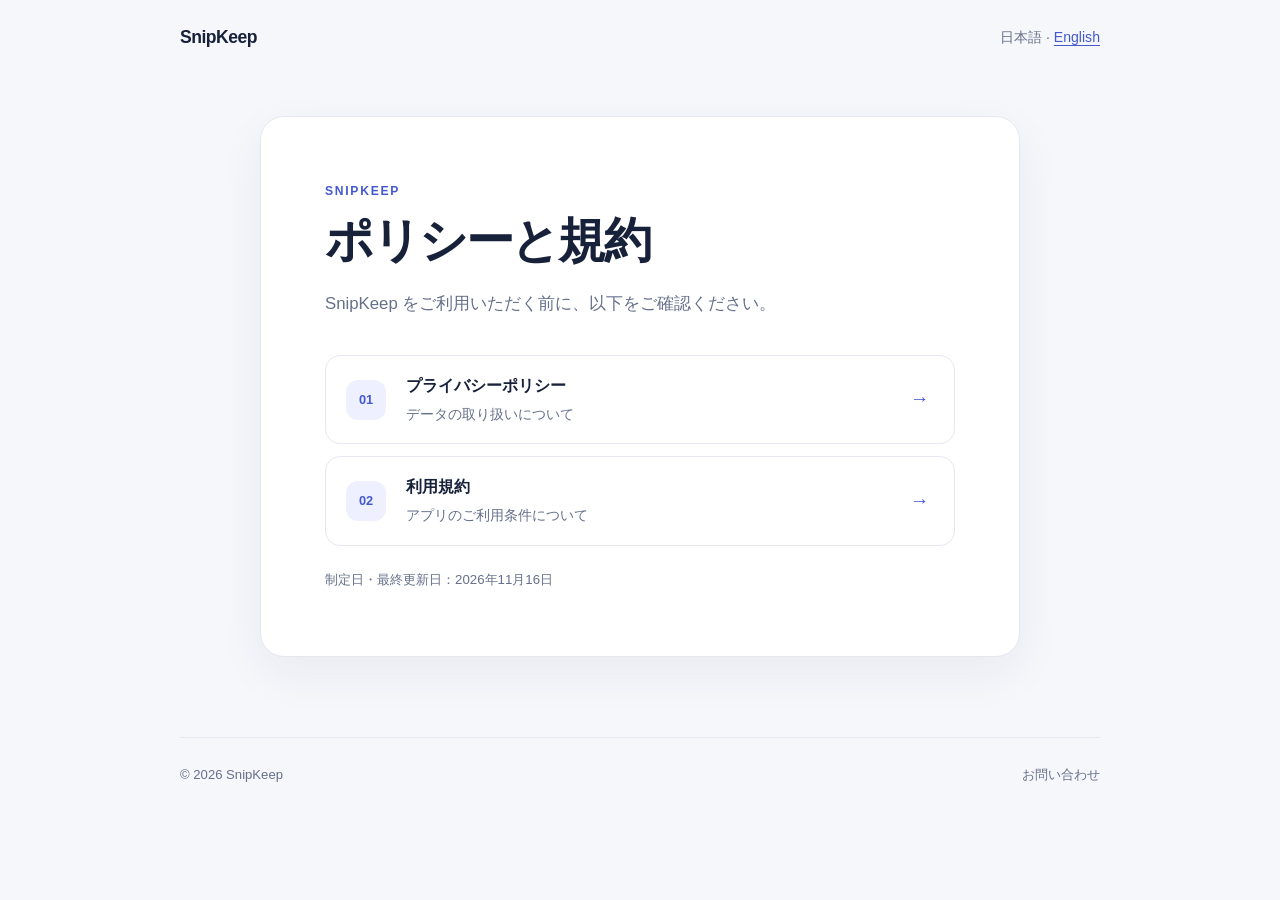
<file: index.html>
<!doctype html>
<html lang="ja">
<head>
  <meta charset="utf-8">
  <meta name="viewport" content="width=device-width, initial-scale=1">
  <meta name="description" content="SnipKeep のプライバシーポリシーと利用規約です。">
  <meta name="theme-color" content="#f6f7fb">
  <title>SnipKeep — ポリシー</title>
  <link rel="stylesheet" href="assets/site.css">
</head>
<body>
  <header class="site-header">
    <a class="brand" href="./" aria-label="SnipKeep ポリシー ホーム">SnipKeep</a>
    <nav class="header-label" aria-label="Language"><span aria-current="page">日本語</span> · <a href="en/">English</a></nav>
  </header>
  <main class="home">
    <p class="eyebrow">SNIPKEEP</p>
    <h1>ポリシーと規約</h1>
    <p class="intro">SnipKeep をご利用いただく前に、以下をご確認ください。</p>
    <nav class="document-links" aria-label="ポリシー">
      <a class="document-card" href="privacy/">
        <span class="card-icon" aria-hidden="true">01</span>
        <span><strong>プライバシーポリシー</strong><small>データの取り扱いについて</small></span>
        <span class="arrow" aria-hidden="true">→</span>
      </a>
      <a class="document-card" href="terms/">
        <span class="card-icon" aria-hidden="true">02</span>
        <span><strong>利用規約</strong><small>アプリのご利用条件について</small></span>
        <span class="arrow" aria-hidden="true">→</span>
      </a>
    </nav>
    <p class="updated">制定日・最終更新日：2026年11月16日</p>
  </main>
  <footer class="site-footer"><span>© 2026 SnipKeep</span><a href="mailto:darkmintsky.developer@gmail.com">お問い合わせ</a></footer>
</body>
</html>
</file>
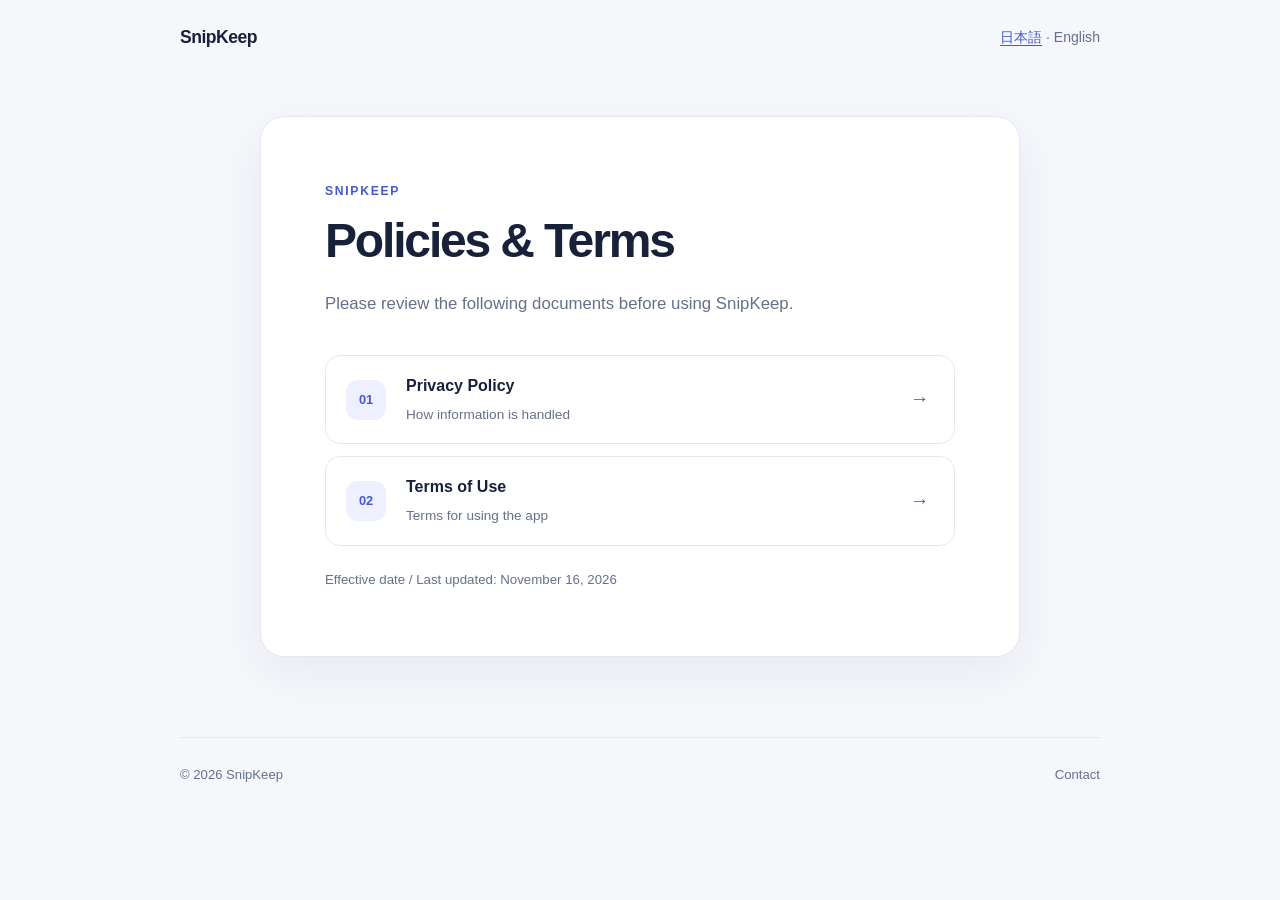
<file: en/index.html>
<!doctype html>
<html lang="en">
<head>
  <meta charset="utf-8">
  <meta name="viewport" content="width=device-width, initial-scale=1">
  <meta name="description" content="SnipKeep's privacy policy and terms of use.">
  <meta name="theme-color" content="#f6f7fb">
  <title>SnipKeep — Legal</title>
  <link rel="stylesheet" href="../assets/site.css">
</head>
<body>
  <header class="site-header">
    <a class="brand" href="./" aria-label="SnipKeep legal home">SnipKeep</a>
    <nav class="header-label" aria-label="Language"><a href="../">日本語</a> · <span aria-current="page">English</span></nav>
  </header>
  <main class="home">
    <p class="eyebrow">SNIPKEEP</p>
    <h1>Policies &amp; Terms</h1>
    <p class="intro">Please review the following documents before using SnipKeep.</p>
    <nav class="document-links" aria-label="Legal documents">
      <a class="document-card" href="privacy/">
        <span class="card-icon" aria-hidden="true">01</span>
        <span><strong>Privacy Policy</strong><small>How information is handled</small></span>
        <span class="arrow" aria-hidden="true">→</span>
      </a>
      <a class="document-card" href="terms/">
        <span class="card-icon" aria-hidden="true">02</span>
        <span><strong>Terms of Use</strong><small>Terms for using the app</small></span>
        <span class="arrow" aria-hidden="true">→</span>
      </a>
    </nav>
    <p class="updated">Effective date / Last updated: November 16, 2026</p>
  </main>
  <footer class="site-footer"><span>© 2026 SnipKeep</span><a href="mailto:darkmintsky.developer@gmail.com">Contact</a></footer>
</body>
</html>
</file>
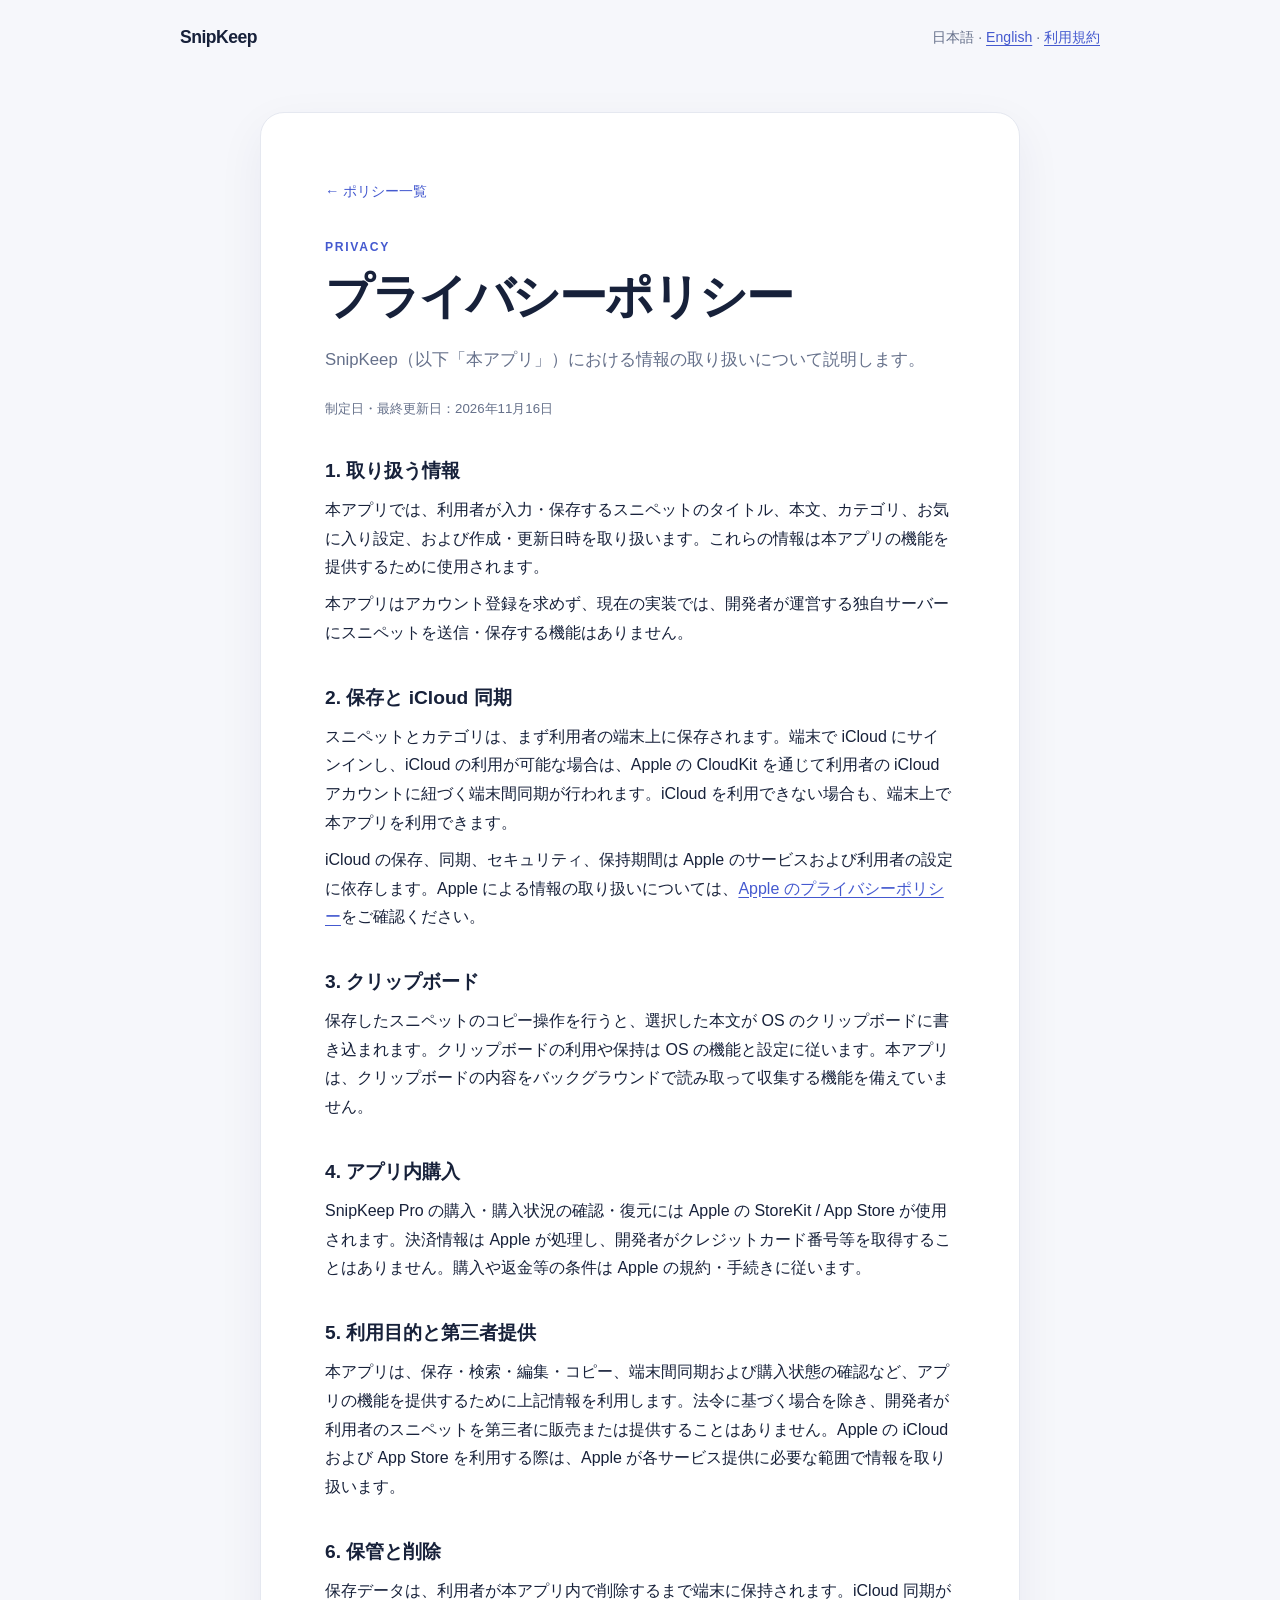
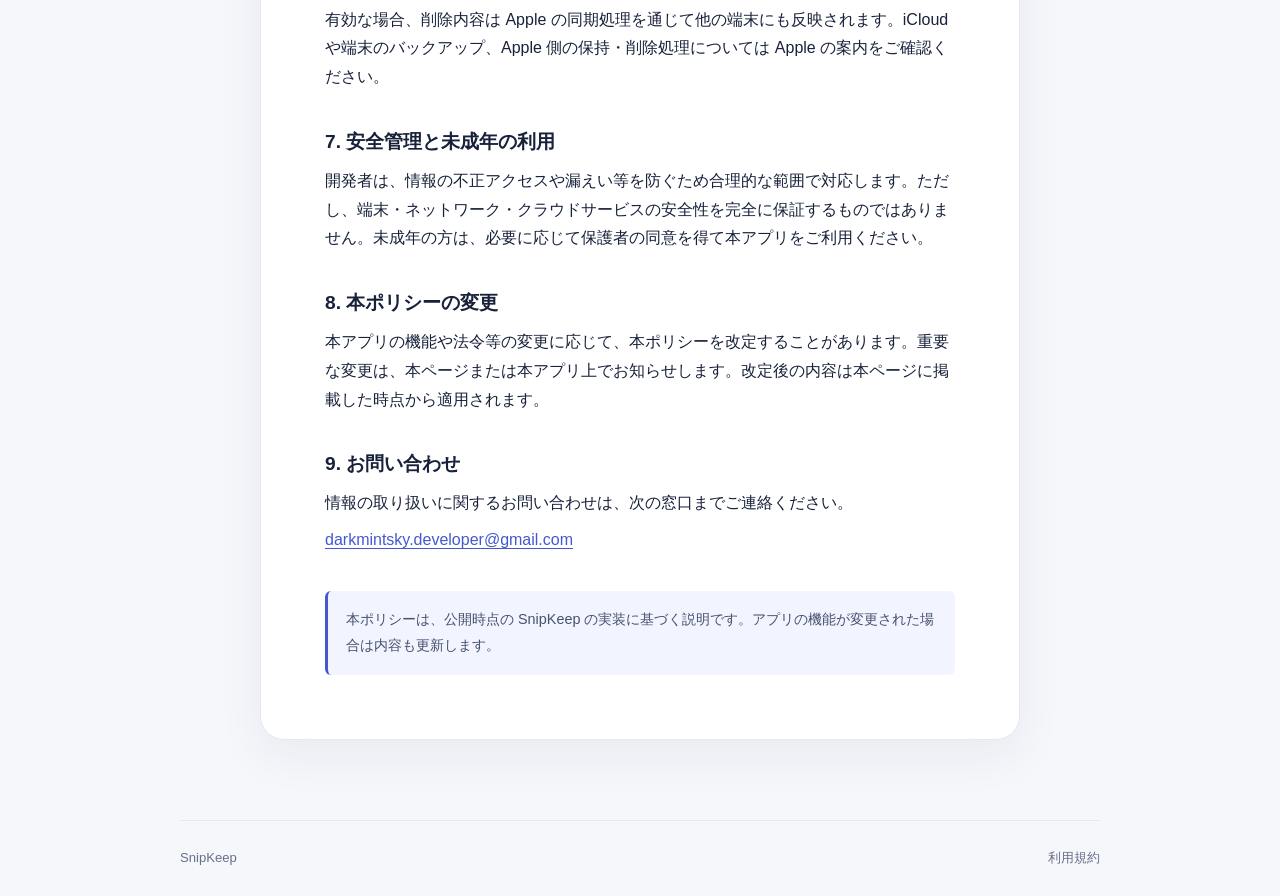
<file: privacy/index.html>
<!doctype html>
<html lang="ja">
<head>
  <meta charset="utf-8">
  <meta name="viewport" content="width=device-width, initial-scale=1">
  <meta name="description" content="SnipKeep のプライバシーポリシー。保存データ、iCloud 同期、アプリ内購入の取り扱いについて説明します。">
  <meta name="theme-color" content="#f6f7fb">
  <title>プライバシーポリシー — SnipKeep</title>
  <link rel="stylesheet" href="../assets/site.css">
</head>
<body>
  <header class="site-header">
    <a class="brand" href="../">SnipKeep</a>
    <nav class="header-label" aria-label="Language"><span aria-current="page">日本語</span> · <a href="../en/privacy/">English</a> · <a href="../terms/">利用規約</a></nav>
  </header>
  <main class="document">
    <a class="back-link" href="../">← ポリシー一覧</a>
    <p class="eyebrow">PRIVACY</p>
    <h1>プライバシーポリシー</h1>
    <p class="lead">SnipKeep（以下「本アプリ」）における情報の取り扱いについて説明します。</p>
    <p class="updated">制定日・最終更新日：2026年11月16日</p>

    <section>
      <h2>1. 取り扱う情報</h2>
      <p>本アプリでは、利用者が入力・保存するスニペットのタイトル、本文、カテゴリ、お気に入り設定、および作成・更新日時を取り扱います。これらの情報は本アプリの機能を提供するために使用されます。</p>
      <p>本アプリはアカウント登録を求めず、現在の実装では、開発者が運営する独自サーバーにスニペットを送信・保存する機能はありません。</p>
    </section>

    <section>
      <h2>2. 保存と iCloud 同期</h2>
      <p>スニペットとカテゴリは、まず利用者の端末上に保存されます。端末で iCloud にサインインし、iCloud の利用が可能な場合は、Apple の CloudKit を通じて利用者の iCloud アカウントに紐づく端末間同期が行われます。iCloud を利用できない場合も、端末上で本アプリを利用できます。</p>
      <p>iCloud の保存、同期、セキュリティ、保持期間は Apple のサービスおよび利用者の設定に依存します。Apple による情報の取り扱いについては、<a href="https://www.apple.com/legal/privacy/" rel="noopener noreferrer">Apple のプライバシーポリシー</a>をご確認ください。</p>
    </section>

    <section>
      <h2>3. クリップボード</h2>
      <p>保存したスニペットのコピー操作を行うと、選択した本文が OS のクリップボードに書き込まれます。クリップボードの利用や保持は OS の機能と設定に従います。本アプリは、クリップボードの内容をバックグラウンドで読み取って収集する機能を備えていません。</p>
    </section>

    <section>
      <h2>4. アプリ内購入</h2>
      <p>SnipKeep Pro の購入・購入状況の確認・復元には Apple の StoreKit / App Store が使用されます。決済情報は Apple が処理し、開発者がクレジットカード番号等を取得することはありません。購入や返金等の条件は Apple の規約・手続きに従います。</p>
    </section>

    <section>
      <h2>5. 利用目的と第三者提供</h2>
      <p>本アプリは、保存・検索・編集・コピー、端末間同期および購入状態の確認など、アプリの機能を提供するために上記情報を利用します。法令に基づく場合を除き、開発者が利用者のスニペットを第三者に販売または提供することはありません。Apple の iCloud および App Store を利用する際は、Apple が各サービス提供に必要な範囲で情報を取り扱います。</p>
    </section>

    <section>
      <h2>6. 保管と削除</h2>
      <p>保存データは、利用者が本アプリ内で削除するまで端末に保持されます。iCloud 同期が有効な場合、削除内容は Apple の同期処理を通じて他の端末にも反映されます。iCloud や端末のバックアップ、Apple 側の保持・削除処理については Apple の案内をご確認ください。</p>
    </section>

    <section>
      <h2>7. 安全管理と未成年の利用</h2>
      <p>開発者は、情報の不正アクセスや漏えい等を防ぐため合理的な範囲で対応します。ただし、端末・ネットワーク・クラウドサービスの安全性を完全に保証するものではありません。未成年の方は、必要に応じて保護者の同意を得て本アプリをご利用ください。</p>
    </section>

    <section>
      <h2>8. 本ポリシーの変更</h2>
      <p>本アプリの機能や法令等の変更に応じて、本ポリシーを改定することがあります。重要な変更は、本ページまたは本アプリ上でお知らせします。改定後の内容は本ページに掲載した時点から適用されます。</p>
    </section>

    <section>
      <h2>9. お問い合わせ</h2>
      <p>情報の取り扱いに関するお問い合わせは、次の窓口までご連絡ください。</p>
      <p><a href="mailto:darkmintsky.developer@gmail.com">darkmintsky.developer@gmail.com</a></p>
    </section>
    <aside class="notice">本ポリシーは、公開時点の SnipKeep の実装に基づく説明です。アプリの機能が変更された場合は内容も更新します。</aside>
  </main>
  <footer class="site-footer"><a href="../">SnipKeep</a><a href="../terms/">利用規約</a></footer>
</body>
</html>
</file>
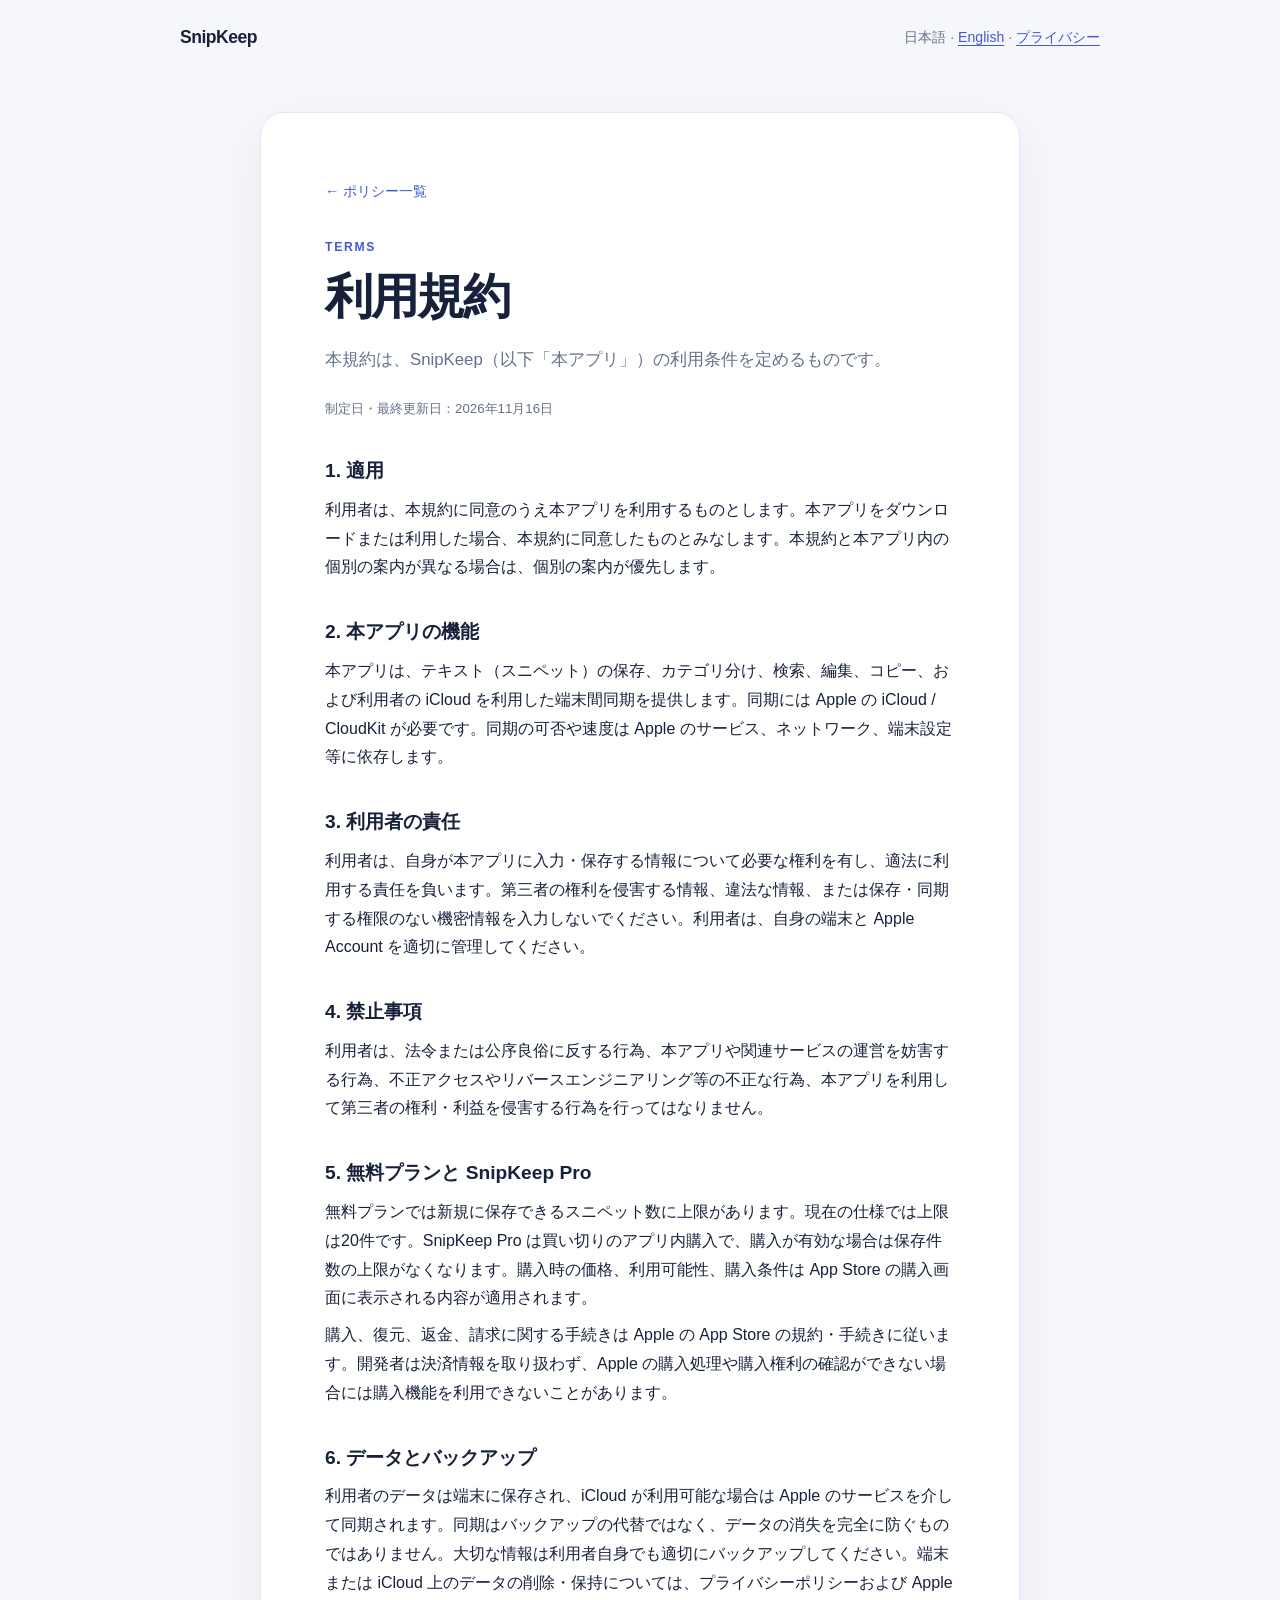
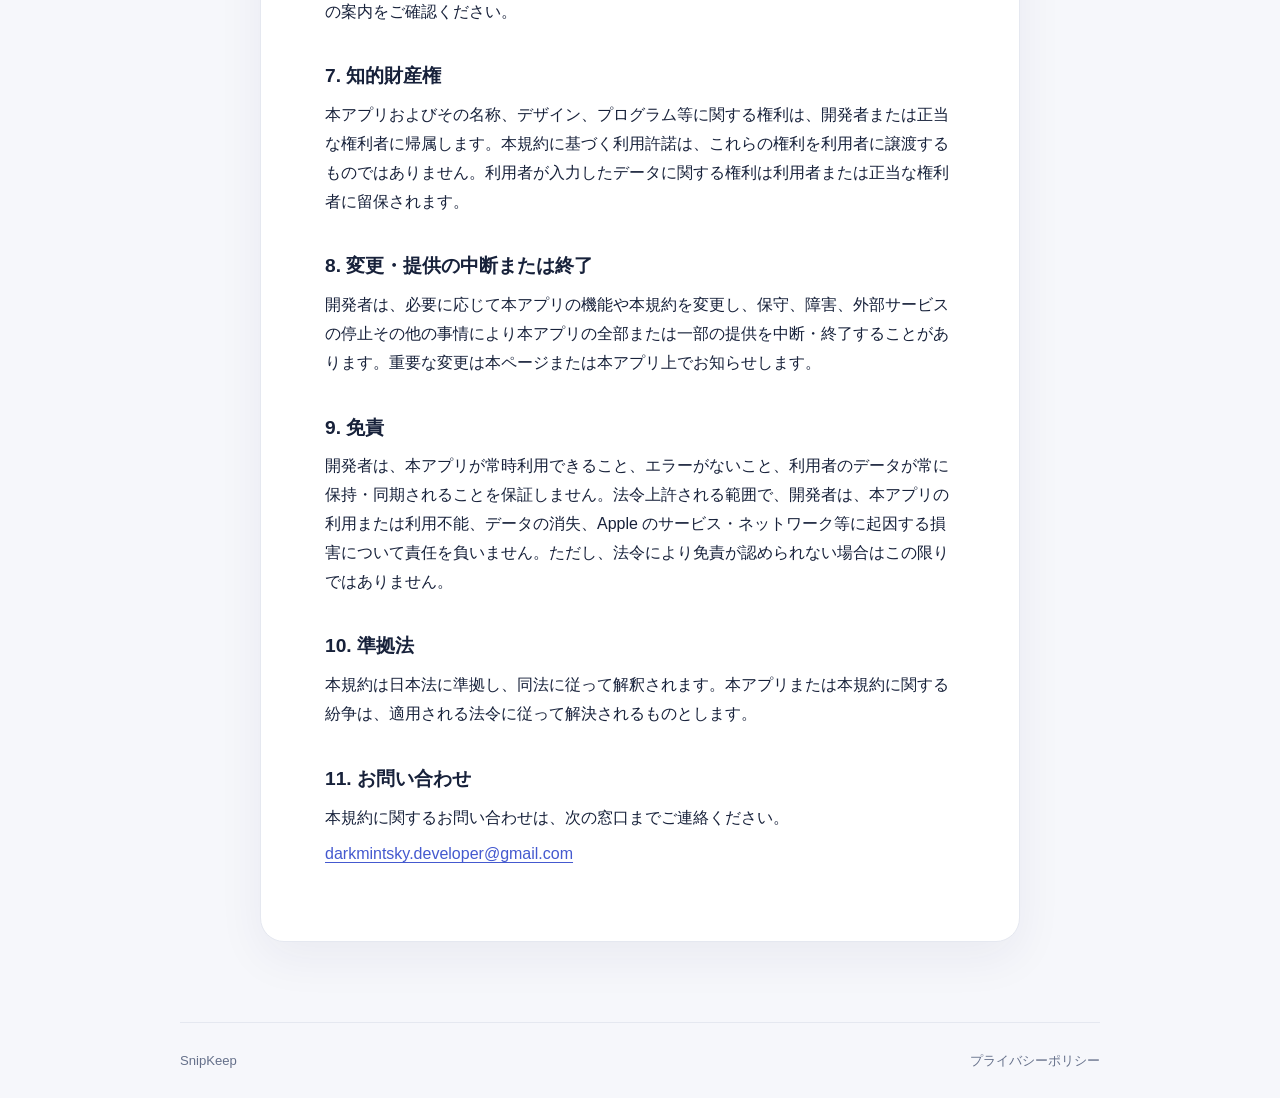
<file: terms/index.html>
<!doctype html>
<html lang="ja">
<head>
  <meta charset="utf-8">
  <meta name="viewport" content="width=device-width, initial-scale=1">
  <meta name="description" content="SnipKeep の利用規約。利用条件、アプリ内購入、免責事項について定めます。">
  <meta name="theme-color" content="#f6f7fb">
  <title>利用規約 — SnipKeep</title>
  <link rel="stylesheet" href="../assets/site.css">
</head>
<body>
  <header class="site-header">
    <a class="brand" href="../">SnipKeep</a>
    <nav class="header-label" aria-label="Language"><span aria-current="page">日本語</span> · <a href="../en/terms/">English</a> · <a href="../privacy/">プライバシー</a></nav>
  </header>
  <main class="document">
    <a class="back-link" href="../">← ポリシー一覧</a>
    <p class="eyebrow">TERMS</p>
    <h1>利用規約</h1>
    <p class="lead">本規約は、SnipKeep（以下「本アプリ」）の利用条件を定めるものです。</p>
    <p class="updated">制定日・最終更新日：2026年11月16日</p>

    <section>
      <h2>1. 適用</h2>
      <p>利用者は、本規約に同意のうえ本アプリを利用するものとします。本アプリをダウンロードまたは利用した場合、本規約に同意したものとみなします。本規約と本アプリ内の個別の案内が異なる場合は、個別の案内が優先します。</p>
    </section>

    <section>
      <h2>2. 本アプリの機能</h2>
      <p>本アプリは、テキスト（スニペット）の保存、カテゴリ分け、検索、編集、コピー、および利用者の iCloud を利用した端末間同期を提供します。同期には Apple の iCloud / CloudKit が必要です。同期の可否や速度は Apple のサービス、ネットワーク、端末設定等に依存します。</p>
    </section>

    <section>
      <h2>3. 利用者の責任</h2>
      <p>利用者は、自身が本アプリに入力・保存する情報について必要な権利を有し、適法に利用する責任を負います。第三者の権利を侵害する情報、違法な情報、または保存・同期する権限のない機密情報を入力しないでください。利用者は、自身の端末と Apple Account を適切に管理してください。</p>
    </section>

    <section>
      <h2>4. 禁止事項</h2>
      <p>利用者は、法令または公序良俗に反する行為、本アプリや関連サービスの運営を妨害する行為、不正アクセスやリバースエンジニアリング等の不正な行為、本アプリを利用して第三者の権利・利益を侵害する行為を行ってはなりません。</p>
    </section>

    <section>
      <h2>5. 無料プランと SnipKeep Pro</h2>
      <p>無料プランでは新規に保存できるスニペット数に上限があります。現在の仕様では上限は20件です。SnipKeep Pro は買い切りのアプリ内購入で、購入が有効な場合は保存件数の上限がなくなります。購入時の価格、利用可能性、購入条件は App Store の購入画面に表示される内容が適用されます。</p>
      <p>購入、復元、返金、請求に関する手続きは Apple の App Store の規約・手続きに従います。開発者は決済情報を取り扱わず、Apple の購入処理や購入権利の確認ができない場合には購入機能を利用できないことがあります。</p>
    </section>

    <section>
      <h2>6. データとバックアップ</h2>
      <p>利用者のデータは端末に保存され、iCloud が利用可能な場合は Apple のサービスを介して同期されます。同期はバックアップの代替ではなく、データの消失を完全に防ぐものではありません。大切な情報は利用者自身でも適切にバックアップしてください。端末または iCloud 上のデータの削除・保持については、プライバシーポリシーおよび Apple の案内をご確認ください。</p>
    </section>

    <section>
      <h2>7. 知的財産権</h2>
      <p>本アプリおよびその名称、デザイン、プログラム等に関する権利は、開発者または正当な権利者に帰属します。本規約に基づく利用許諾は、これらの権利を利用者に譲渡するものではありません。利用者が入力したデータに関する権利は利用者または正当な権利者に留保されます。</p>
    </section>

    <section>
      <h2>8. 変更・提供の中断または終了</h2>
      <p>開発者は、必要に応じて本アプリの機能や本規約を変更し、保守、障害、外部サービスの停止その他の事情により本アプリの全部または一部の提供を中断・終了することがあります。重要な変更は本ページまたは本アプリ上でお知らせします。</p>
    </section>

    <section>
      <h2>9. 免責</h2>
      <p>開発者は、本アプリが常時利用できること、エラーがないこと、利用者のデータが常に保持・同期されることを保証しません。法令上許される範囲で、開発者は、本アプリの利用または利用不能、データの消失、Apple のサービス・ネットワーク等に起因する損害について責任を負いません。ただし、法令により免責が認められない場合はこの限りではありません。</p>
    </section>

    <section>
      <h2>10. 準拠法</h2>
      <p>本規約は日本法に準拠し、同法に従って解釈されます。本アプリまたは本規約に関する紛争は、適用される法令に従って解決されるものとします。</p>
    </section>

    <section>
      <h2>11. お問い合わせ</h2>
      <p>本規約に関するお問い合わせは、次の窓口までご連絡ください。</p>
      <p><a href="mailto:darkmintsky.developer@gmail.com">darkmintsky.developer@gmail.com</a></p>
    </section>
  </main>
  <footer class="site-footer"><a href="../">SnipKeep</a><a href="../privacy/">プライバシーポリシー</a></footer>
</body>
</html>
</file>
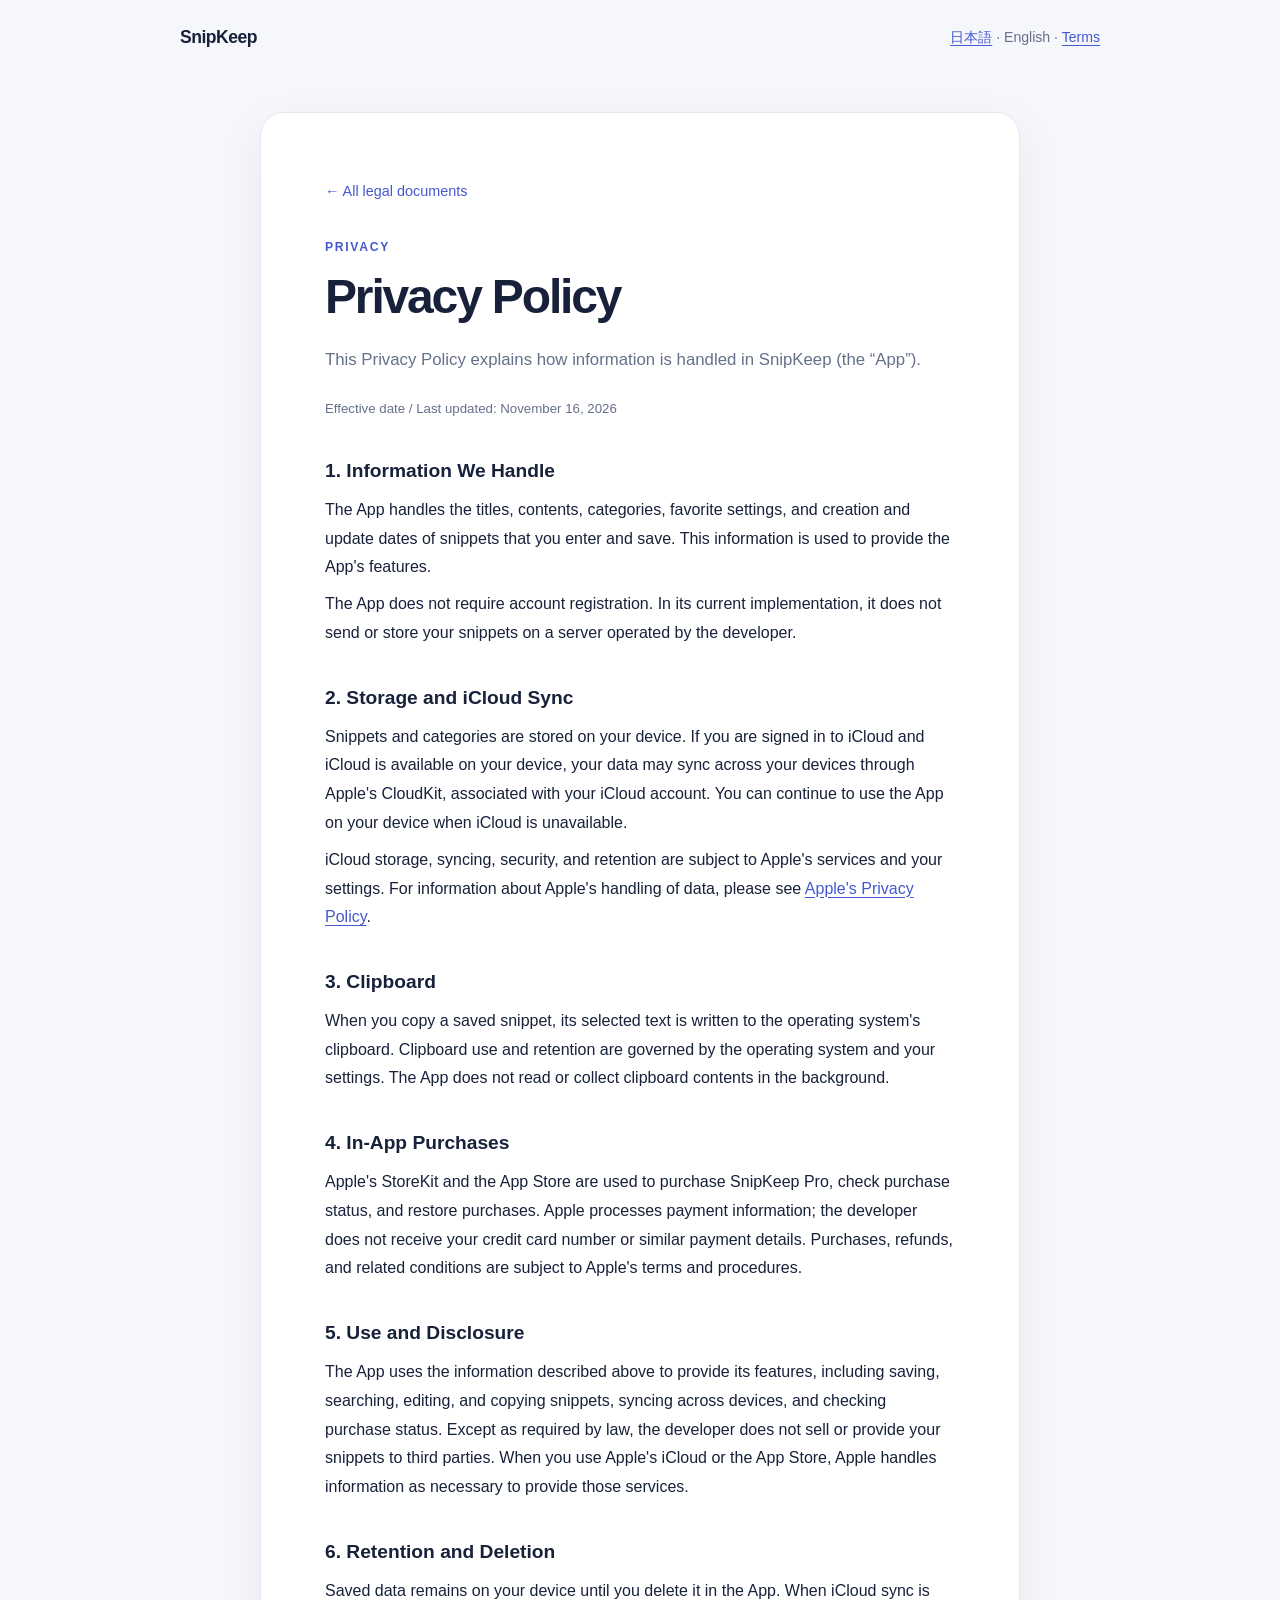
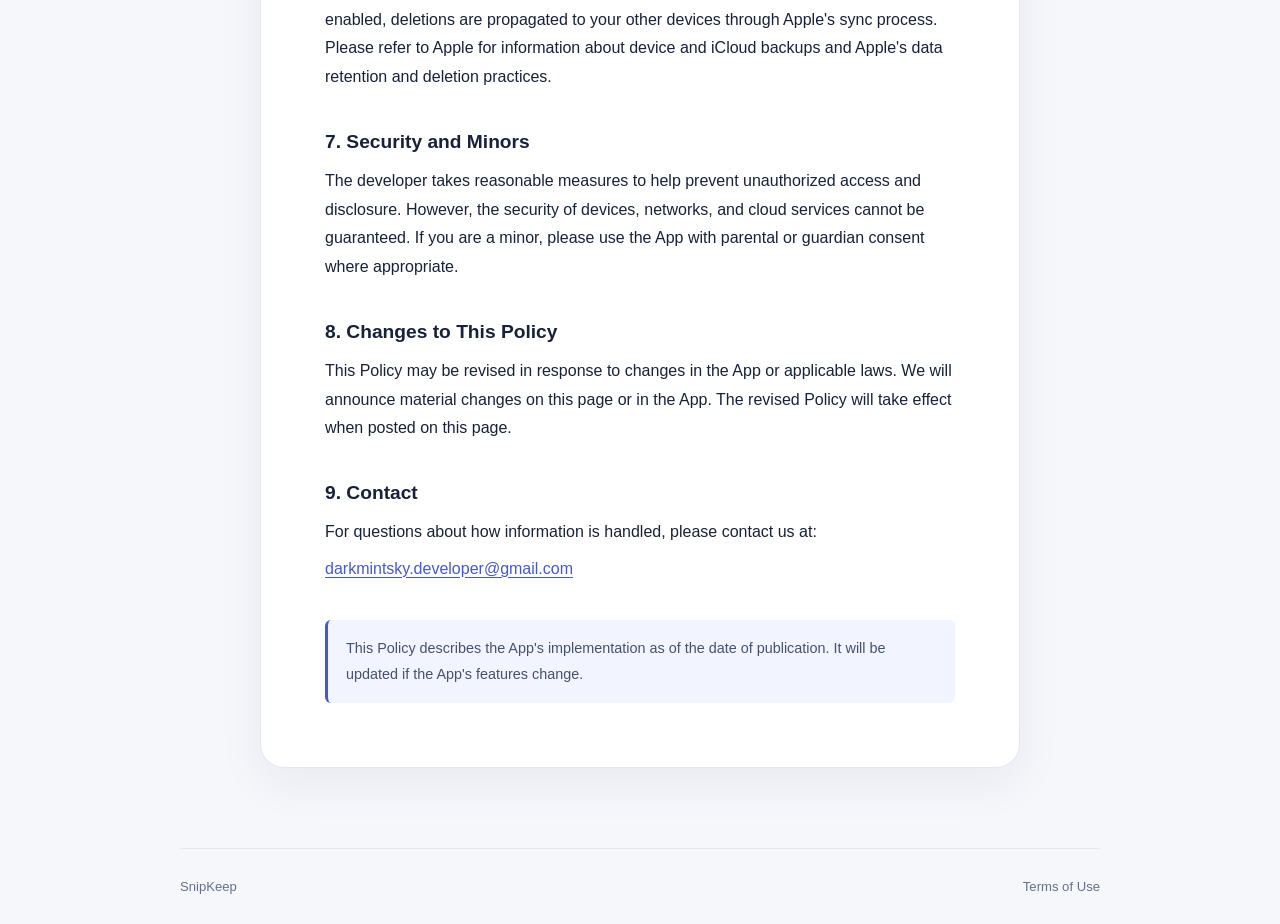
<file: en/privacy/index.html>
<!doctype html>
<html lang="en">
<head>
  <meta charset="utf-8">
  <meta name="viewport" content="width=device-width, initial-scale=1">
  <meta name="description" content="SnipKeep's privacy policy explains how saved snippets, iCloud sync, and in-app purchases are handled.">
  <meta name="theme-color" content="#f6f7fb">
  <title>Privacy Policy — SnipKeep</title>
  <link rel="stylesheet" href="../../assets/site.css">
</head>
<body>
  <header class="site-header">
    <a class="brand" href="../">SnipKeep</a>
    <nav class="header-label" aria-label="Language"><a href="../../privacy/">日本語</a> · <span aria-current="page">English</span> · <a href="../terms/">Terms</a></nav>
  </header>
  <main class="document">
    <a class="back-link" href="../">← All legal documents</a>
    <p class="eyebrow">PRIVACY</p>
    <h1>Privacy Policy</h1>
    <p class="lead">This Privacy Policy explains how information is handled in SnipKeep (the “App”).</p>
    <p class="updated">Effective date / Last updated: November 16, 2026</p>

    <section>
      <h2>1. Information We Handle</h2>
      <p>The App handles the titles, contents, categories, favorite settings, and creation and update dates of snippets that you enter and save. This information is used to provide the App's features.</p>
      <p>The App does not require account registration. In its current implementation, it does not send or store your snippets on a server operated by the developer.</p>
    </section>

    <section>
      <h2>2. Storage and iCloud Sync</h2>
      <p>Snippets and categories are stored on your device. If you are signed in to iCloud and iCloud is available on your device, your data may sync across your devices through Apple's CloudKit, associated with your iCloud account. You can continue to use the App on your device when iCloud is unavailable.</p>
      <p>iCloud storage, syncing, security, and retention are subject to Apple's services and your settings. For information about Apple's handling of data, please see <a href="https://www.apple.com/legal/privacy/" rel="noopener noreferrer">Apple's Privacy Policy</a>.</p>
    </section>

    <section>
      <h2>3. Clipboard</h2>
      <p>When you copy a saved snippet, its selected text is written to the operating system's clipboard. Clipboard use and retention are governed by the operating system and your settings. The App does not read or collect clipboard contents in the background.</p>
    </section>

    <section>
      <h2>4. In-App Purchases</h2>
      <p>Apple's StoreKit and the App Store are used to purchase SnipKeep Pro, check purchase status, and restore purchases. Apple processes payment information; the developer does not receive your credit card number or similar payment details. Purchases, refunds, and related conditions are subject to Apple's terms and procedures.</p>
    </section>

    <section>
      <h2>5. Use and Disclosure</h2>
      <p>The App uses the information described above to provide its features, including saving, searching, editing, and copying snippets, syncing across devices, and checking purchase status. Except as required by law, the developer does not sell or provide your snippets to third parties. When you use Apple's iCloud or the App Store, Apple handles information as necessary to provide those services.</p>
    </section>

    <section>
      <h2>6. Retention and Deletion</h2>
      <p>Saved data remains on your device until you delete it in the App. When iCloud sync is enabled, deletions are propagated to your other devices through Apple's sync process. Please refer to Apple for information about device and iCloud backups and Apple's data retention and deletion practices.</p>
    </section>

    <section>
      <h2>7. Security and Minors</h2>
      <p>The developer takes reasonable measures to help prevent unauthorized access and disclosure. However, the security of devices, networks, and cloud services cannot be guaranteed. If you are a minor, please use the App with parental or guardian consent where appropriate.</p>
    </section>

    <section>
      <h2>8. Changes to This Policy</h2>
      <p>This Policy may be revised in response to changes in the App or applicable laws. We will announce material changes on this page or in the App. The revised Policy will take effect when posted on this page.</p>
    </section>

    <section>
      <h2>9. Contact</h2>
      <p>For questions about how information is handled, please contact us at:</p>
      <p><a href="mailto:darkmintsky.developer@gmail.com">darkmintsky.developer@gmail.com</a></p>
    </section>
    <aside class="notice">This Policy describes the App's implementation as of the date of publication. It will be updated if the App's features change.</aside>
  </main>
  <footer class="site-footer"><a href="../">SnipKeep</a><a href="../terms/">Terms of Use</a></footer>
</body>
</html>
</file>
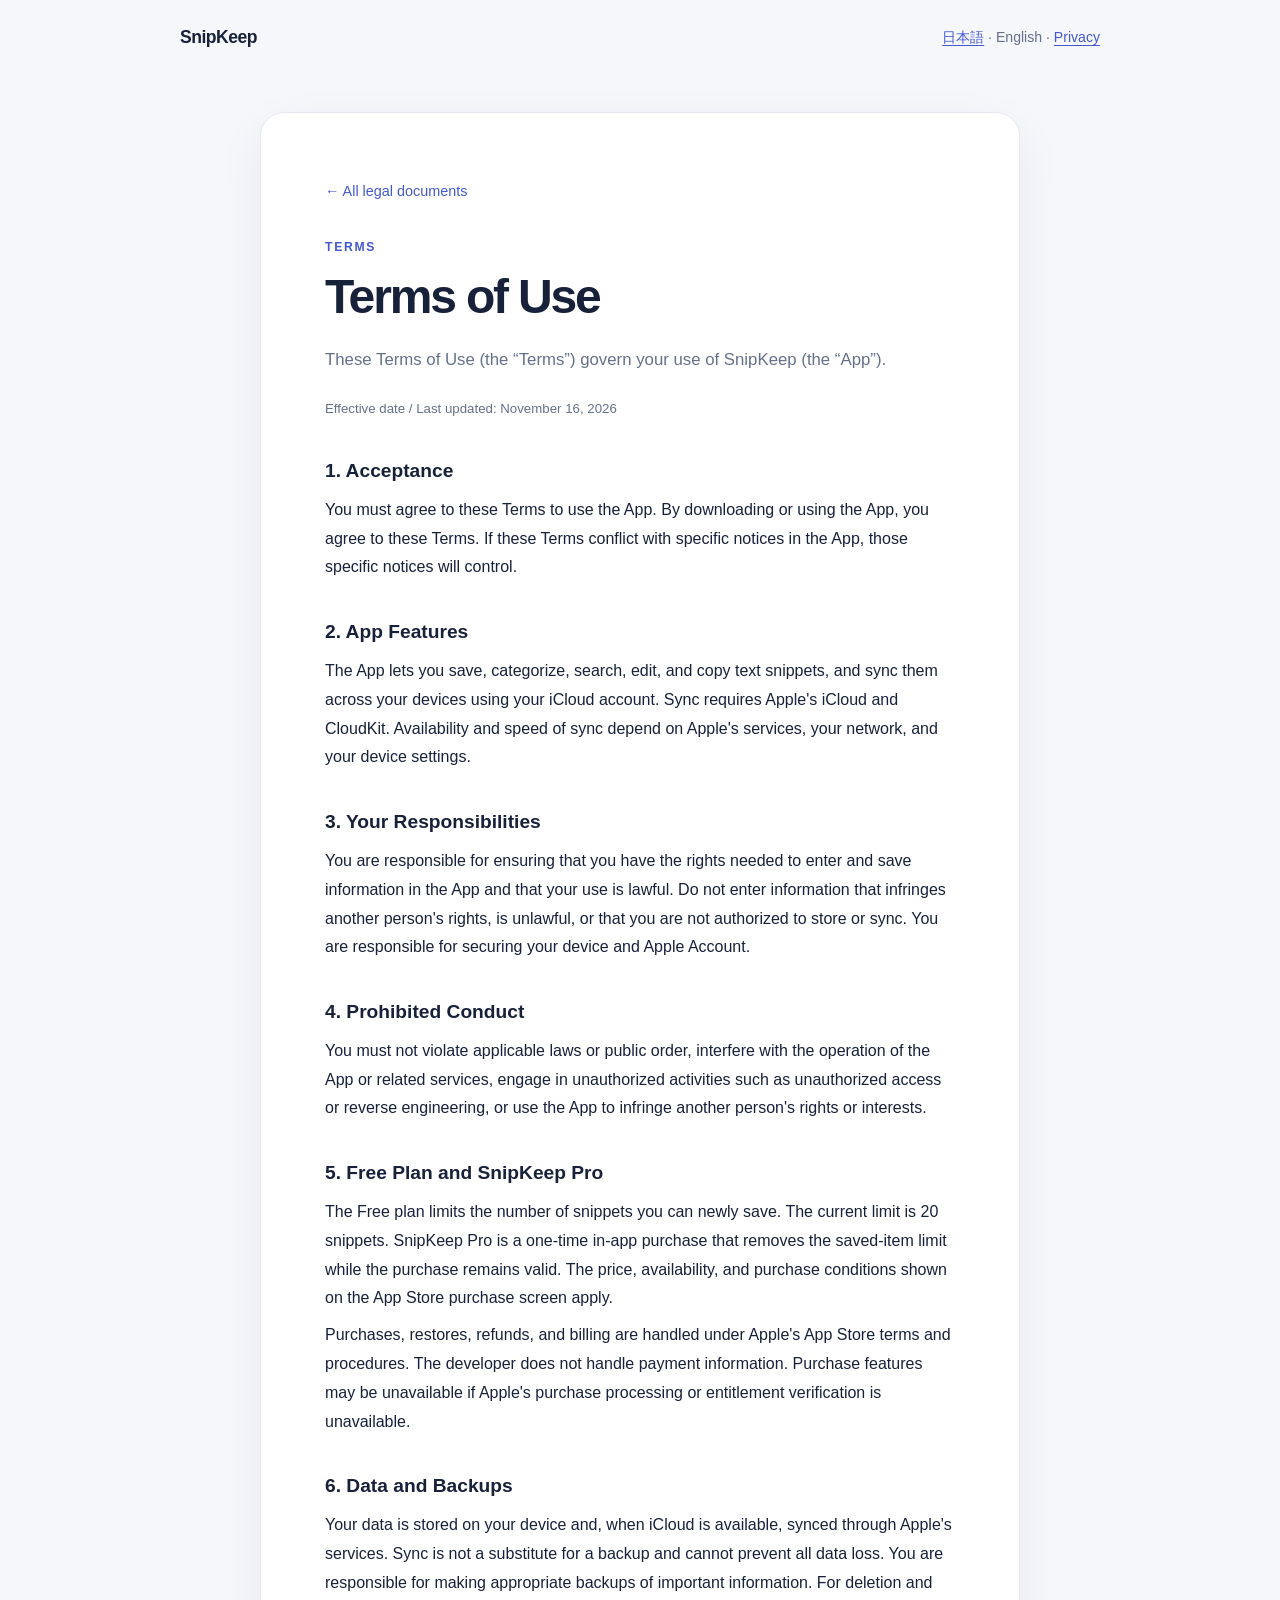
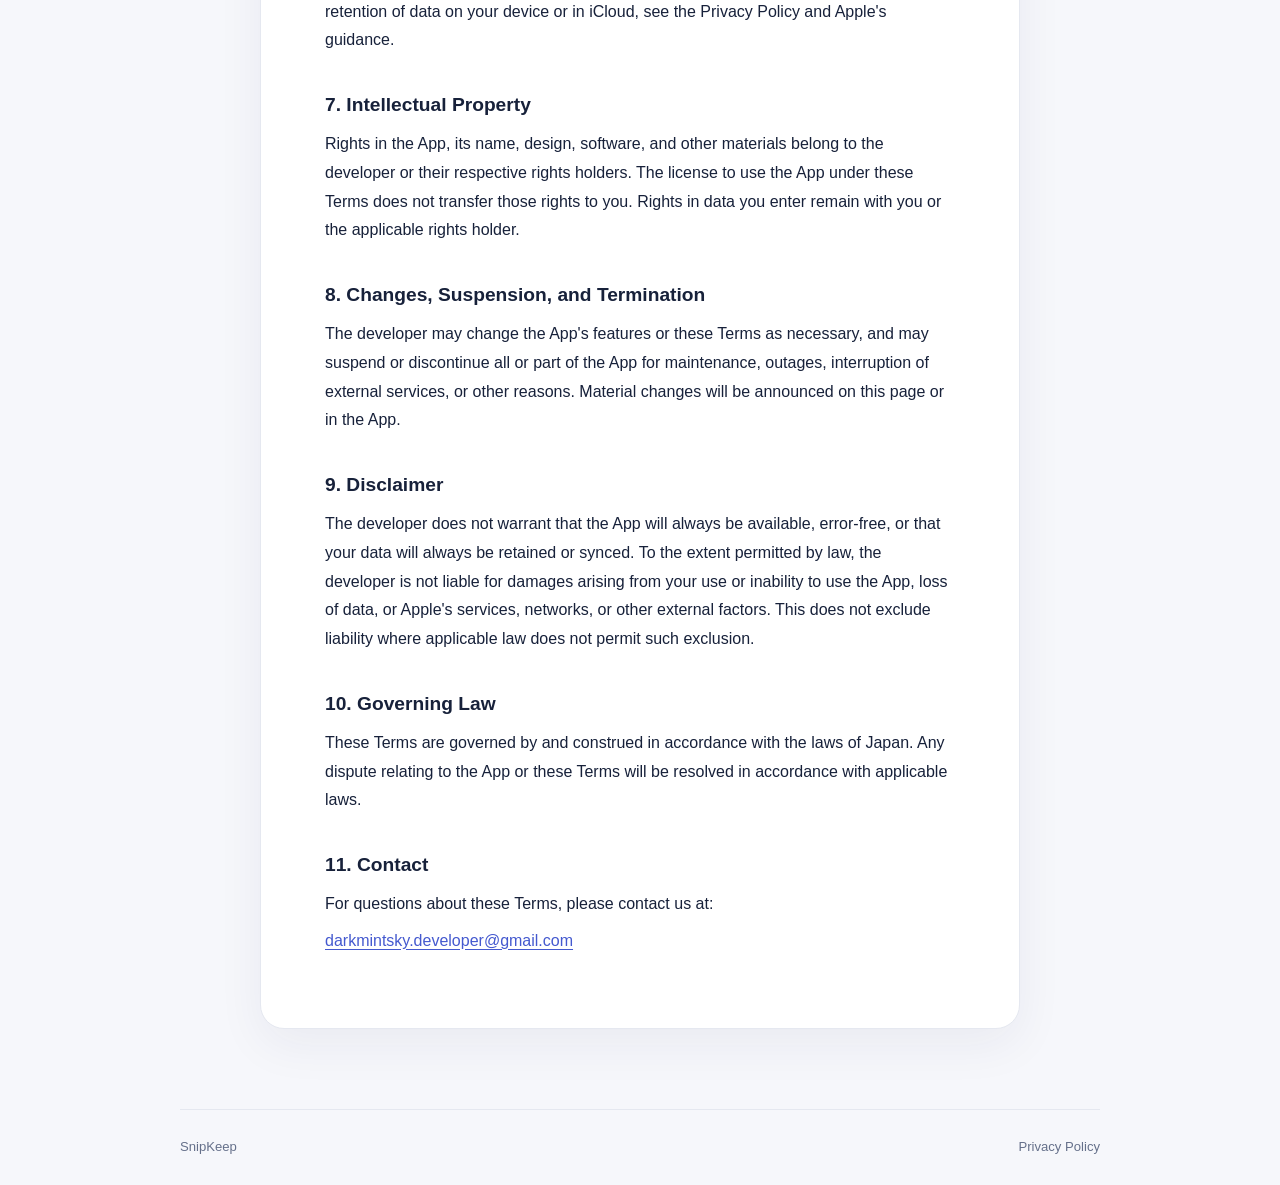
<file: en/terms/index.html>
<!doctype html>
<html lang="en">
<head>
  <meta charset="utf-8">
  <meta name="viewport" content="width=device-width, initial-scale=1">
  <meta name="description" content="Terms of Use for the SnipKeep app, including in-app purchases and disclaimers.">
  <meta name="theme-color" content="#f6f7fb">
  <title>Terms of Use — SnipKeep</title>
  <link rel="stylesheet" href="../../assets/site.css">
</head>
<body>
  <header class="site-header">
    <a class="brand" href="../">SnipKeep</a>
    <nav class="header-label" aria-label="Language"><a href="../../terms/">日本語</a> · <span aria-current="page">English</span> · <a href="../privacy/">Privacy</a></nav>
  </header>
  <main class="document">
    <a class="back-link" href="../">← All legal documents</a>
    <p class="eyebrow">TERMS</p>
    <h1>Terms of Use</h1>
    <p class="lead">These Terms of Use (the “Terms”) govern your use of SnipKeep (the “App”).</p>
    <p class="updated">Effective date / Last updated: November 16, 2026</p>

    <section>
      <h2>1. Acceptance</h2>
      <p>You must agree to these Terms to use the App. By downloading or using the App, you agree to these Terms. If these Terms conflict with specific notices in the App, those specific notices will control.</p>
    </section>

    <section>
      <h2>2. App Features</h2>
      <p>The App lets you save, categorize, search, edit, and copy text snippets, and sync them across your devices using your iCloud account. Sync requires Apple's iCloud and CloudKit. Availability and speed of sync depend on Apple's services, your network, and your device settings.</p>
    </section>

    <section>
      <h2>3. Your Responsibilities</h2>
      <p>You are responsible for ensuring that you have the rights needed to enter and save information in the App and that your use is lawful. Do not enter information that infringes another person's rights, is unlawful, or that you are not authorized to store or sync. You are responsible for securing your device and Apple Account.</p>
    </section>

    <section>
      <h2>4. Prohibited Conduct</h2>
      <p>You must not violate applicable laws or public order, interfere with the operation of the App or related services, engage in unauthorized activities such as unauthorized access or reverse engineering, or use the App to infringe another person's rights or interests.</p>
    </section>

    <section>
      <h2>5. Free Plan and SnipKeep Pro</h2>
      <p>The Free plan limits the number of snippets you can newly save. The current limit is 20 snippets. SnipKeep Pro is a one-time in-app purchase that removes the saved-item limit while the purchase remains valid. The price, availability, and purchase conditions shown on the App Store purchase screen apply.</p>
      <p>Purchases, restores, refunds, and billing are handled under Apple's App Store terms and procedures. The developer does not handle payment information. Purchase features may be unavailable if Apple's purchase processing or entitlement verification is unavailable.</p>
    </section>

    <section>
      <h2>6. Data and Backups</h2>
      <p>Your data is stored on your device and, when iCloud is available, synced through Apple's services. Sync is not a substitute for a backup and cannot prevent all data loss. You are responsible for making appropriate backups of important information. For deletion and retention of data on your device or in iCloud, see the Privacy Policy and Apple's guidance.</p>
    </section>

    <section>
      <h2>7. Intellectual Property</h2>
      <p>Rights in the App, its name, design, software, and other materials belong to the developer or their respective rights holders. The license to use the App under these Terms does not transfer those rights to you. Rights in data you enter remain with you or the applicable rights holder.</p>
    </section>

    <section>
      <h2>8. Changes, Suspension, and Termination</h2>
      <p>The developer may change the App's features or these Terms as necessary, and may suspend or discontinue all or part of the App for maintenance, outages, interruption of external services, or other reasons. Material changes will be announced on this page or in the App.</p>
    </section>

    <section>
      <h2>9. Disclaimer</h2>
      <p>The developer does not warrant that the App will always be available, error-free, or that your data will always be retained or synced. To the extent permitted by law, the developer is not liable for damages arising from your use or inability to use the App, loss of data, or Apple's services, networks, or other external factors. This does not exclude liability where applicable law does not permit such exclusion.</p>
    </section>

    <section>
      <h2>10. Governing Law</h2>
      <p>These Terms are governed by and construed in accordance with the laws of Japan. Any dispute relating to the App or these Terms will be resolved in accordance with applicable laws.</p>
    </section>

    <section>
      <h2>11. Contact</h2>
      <p>For questions about these Terms, please contact us at:</p>
      <p><a href="mailto:darkmintsky.developer@gmail.com">darkmintsky.developer@gmail.com</a></p>
    </section>
  </main>
  <footer class="site-footer"><a href="../">SnipKeep</a><a href="../privacy/">Privacy Policy</a></footer>
</body>
</html>
</file>
<file: assets/site.css>
:root {
  color-scheme: light;
  --ink: #17213a;
  --muted: #65708a;
  --accent: #4459cf;
  --line: #e5e8f0;
  --surface: #fff;
  --page: #f6f7fb;
}

* { box-sizing: border-box; }

body {
  margin: 0;
  background: var(--page);
  color: var(--ink);
  font-family: -apple-system, BlinkMacSystemFont, "Segoe UI", sans-serif;
  line-height: 1.8;
  -webkit-font-smoothing: antialiased;
}

a { color: var(--accent); text-underline-offset: .2em; }
a:hover { color: #293daa; }

.site-header, .site-footer {
  display: flex;
  align-items: center;
  justify-content: space-between;
  width: min(100% - 40px, 920px);
  margin: 0 auto;
}

.site-header { min-height: 76px; }
.brand { color: var(--ink); font-size: 1.1rem; font-weight: 750; letter-spacing: -.03em; text-decoration: none; }
.header-label { color: var(--muted); font-size: .88rem; text-decoration: none; }

.home, .document {
  width: min(100% - 40px, 760px);
  margin: 36px auto 80px;
  padding: clamp(24px, 6vw, 64px);
  border: 1px solid var(--line);
  border-radius: 24px;
  background: var(--surface);
  box-shadow: 0 16px 48px rgb(26 39 81 / 6%);
}

.home { margin-top: 40px; }
.eyebrow { margin: 0 0 8px; color: var(--accent); font-size: .76rem; font-weight: 750; letter-spacing: .14em; }
h1 { margin: 0; font-size: clamp(2rem, 5vw, 3rem); line-height: 1.25; letter-spacing: -.045em; }
.intro, .lead { margin: 18px 0 0; color: var(--muted); font-size: 1.05rem; }
.updated { margin: 22px 0 0; color: var(--muted); font-size: .83rem; }

.document-links { display: grid; gap: 12px; margin-top: 36px; }
.document-card {
  display: grid;
  grid-template-columns: 44px 1fr 24px;
  align-items: center;
  gap: 16px;
  min-height: 88px;
  padding: 16px 20px;
  border: 1px solid var(--line);
  border-radius: 15px;
  color: var(--ink);
  text-decoration: none;
  transition: border-color .16s ease, transform .16s ease, box-shadow .16s ease;
}
.document-card:hover { border-color: #b7c0ef; box-shadow: 0 8px 24px rgb(26 39 81 / 7%); transform: translateY(-2px); }
.card-icon { display: grid; width: 40px; height: 40px; place-items: center; border-radius: 12px; background: #eef0ff; color: var(--accent); font-size: .8rem; font-weight: 750; }
.document-card strong, .document-card small { display: block; }
.document-card small { margin-top: 2px; color: var(--muted); font-size: .85rem; }
.arrow { color: var(--accent); font-size: 1.2rem; }

.back-link { display: inline-block; margin-bottom: 32px; font-size: .9rem; text-decoration: none; }
.document section { margin-top: 36px; }
.document h2 { margin: 0 0 10px; font-size: 1.2rem; line-height: 1.5; }
.document section p { margin: 8px 0; }
.notice { margin-top: 36px; padding: 16px 18px; border-left: 3px solid var(--accent); border-radius: 6px; background: #f2f4ff; color: #46516d; font-size: .9rem; }

.site-footer { min-height: 76px; border-top: 1px solid var(--line); color: var(--muted); font-size: .82rem; }
.site-footer a { color: inherit; text-decoration: none; }
.site-footer a:hover { color: var(--accent); }

:focus-visible { outline: 3px solid #8794f2; outline-offset: 3px; }

@media (max-width: 520px) {
  .site-header, .site-footer { width: min(100% - 28px, 920px); }
  .home, .document { width: min(100% - 24px, 760px); margin: 18px auto 36px; padding: 24px 20px; border-radius: 18px; }
  .home { margin-top: 24px; }
  .document-card { grid-template-columns: 40px 1fr 18px; gap: 12px; padding: 14px; }
  .document section { margin-top: 30px; }
}
</file>
